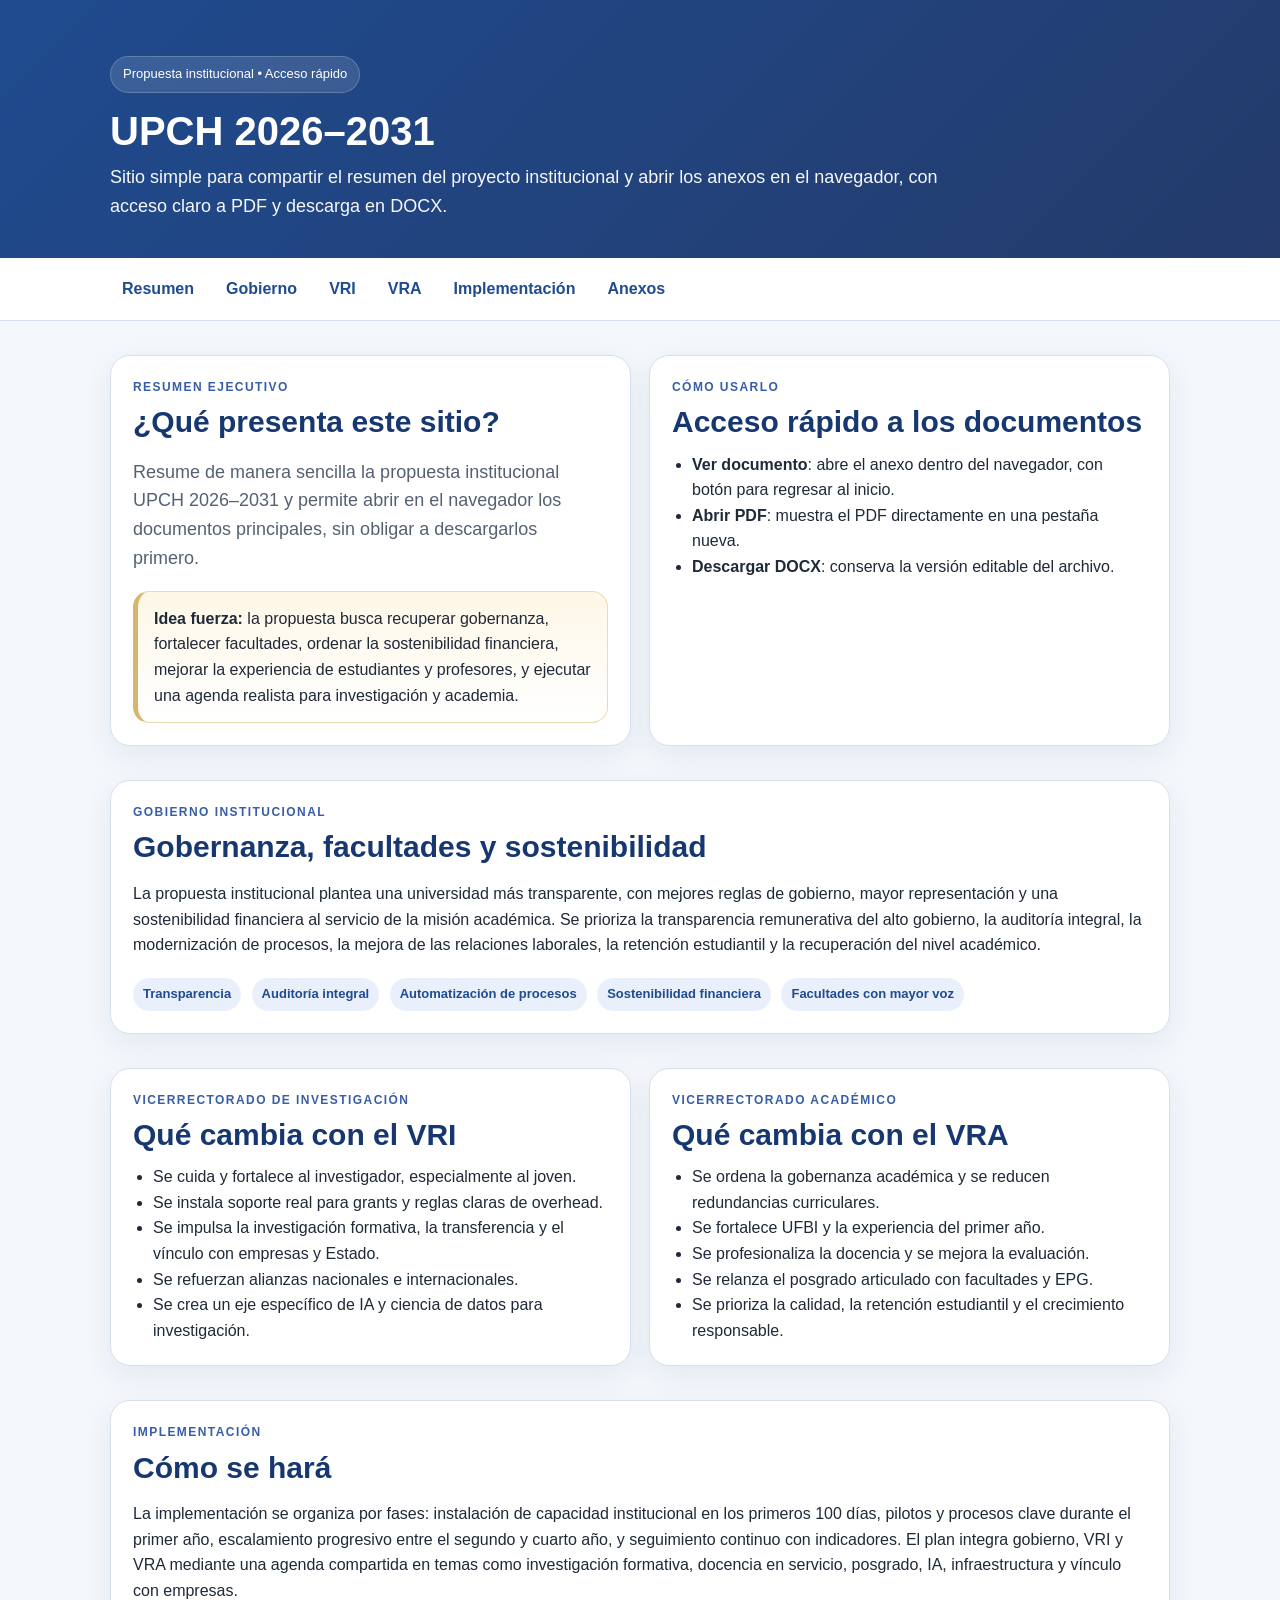
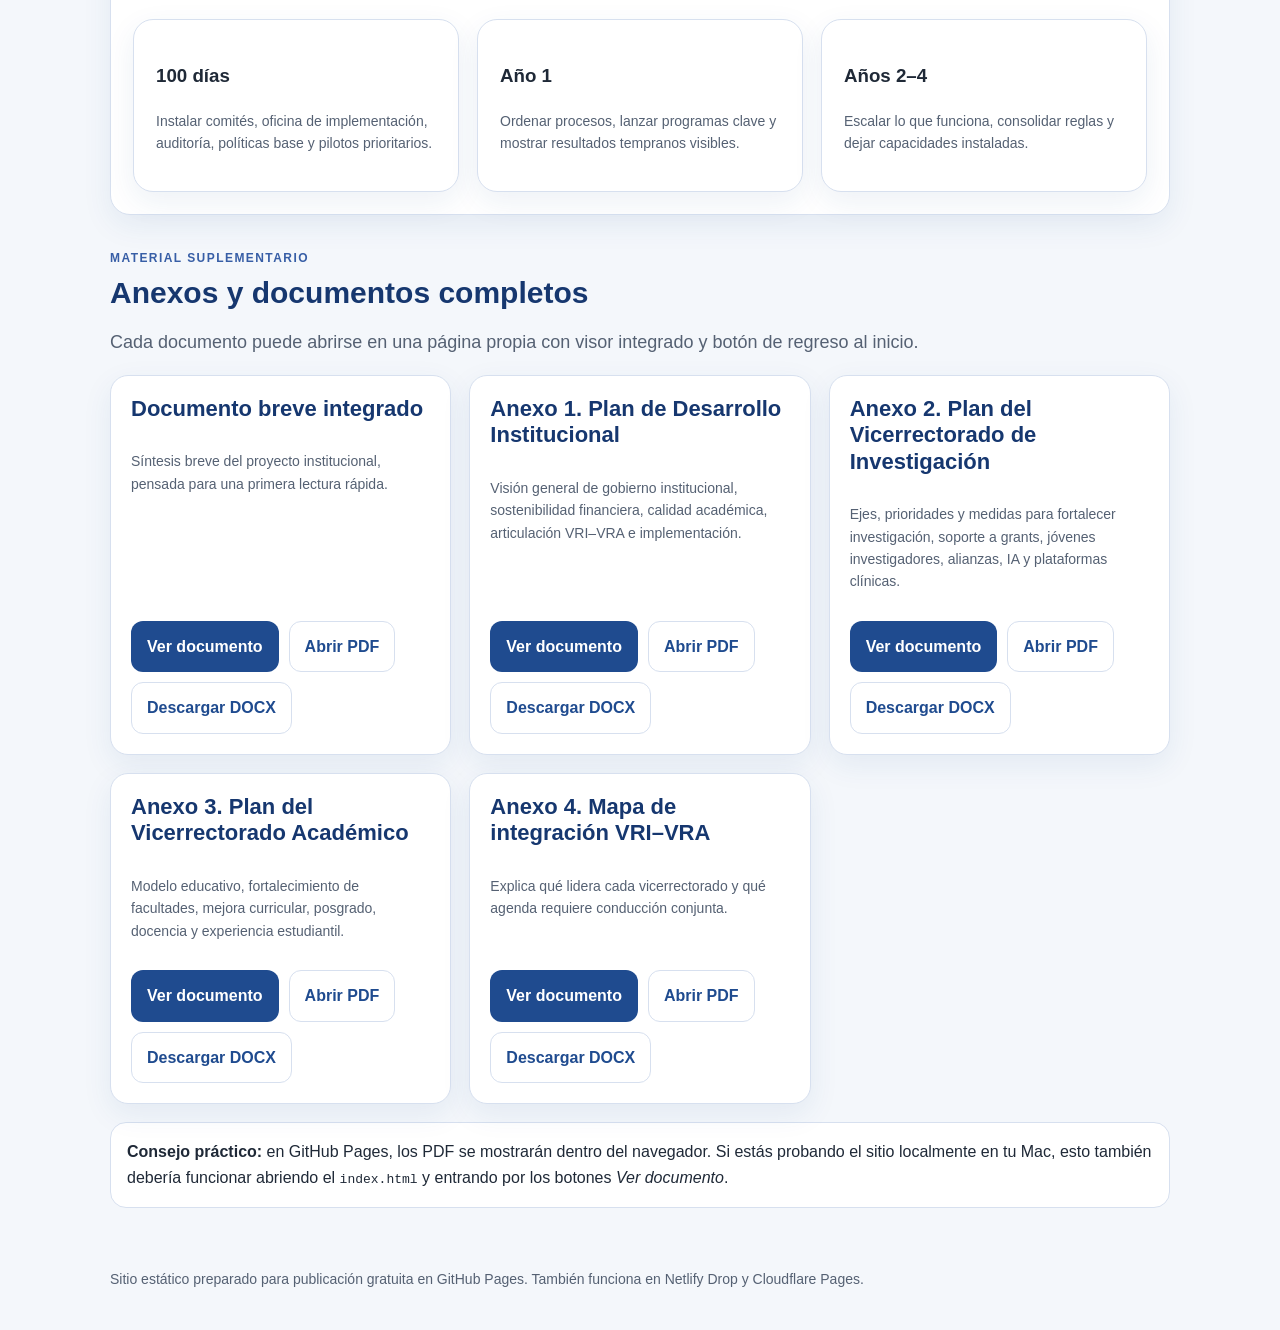
<file: index.html>
<!doctype html>
<html lang="es">
<head>
  <meta charset="utf-8" />
  <meta name="viewport" content="width=device-width, initial-scale=1" />
  <title>Propuesta UPCH 2026–2031</title>
  <meta name="description" content="Resumen integrado de la propuesta institucional UPCH 2026–2031: gobierno, VRI, VRA e implementación." />
  <link rel="stylesheet" href="styles.css" />
</head>
<body>
  <header class="header">
    <div class="wrap">
      <div class="badge">Propuesta institucional • Acceso rápido</div>
      <h1>UPCH 2026–2031</h1>
      <div class="subtitle">Sitio simple para compartir el resumen del proyecto institucional y abrir los anexos en el navegador, con acceso claro a PDF y descarga en DOCX.</div>
    </div>
  </header>

  <nav class="nav">
    <div class="wrap">
      <a href="#resumen">Resumen</a>
      <a href="#gobierno">Gobierno</a>
      <a href="#vri">VRI</a>
      <a href="#vra">VRA</a>
      <a href="#implementacion">Implementación</a>
      <a href="#anexos">Anexos</a>
    </div>
  </nav>

  <main class="wrap">
    <section id="resumen" class="section grid two">
      <div class="card">
        <div class="kicker">Resumen ejecutivo</div>
        <h2>¿Qué presenta este sitio?</h2>
        <p class="lead">Resume de manera sencilla la propuesta institucional UPCH 2026–2031 y permite abrir en el navegador los documentos principales, sin obligar a descargarlos primero.</p>
        <div class="callout"><strong>Idea fuerza:</strong> la propuesta busca recuperar gobernanza, fortalecer facultades, ordenar la sostenibilidad financiera, mejorar la experiencia de estudiantes y profesores, y ejecutar una agenda realista para investigación y academia.</div>
      </div>
      <div class="card">
        <div class="kicker">Cómo usarlo</div>
        <h2>Acceso rápido a los documentos</h2>
        <ul class="list">
          <li><strong>Ver documento</strong>: abre el anexo dentro del navegador, con botón para regresar al inicio.</li>
          <li><strong>Abrir PDF</strong>: muestra el PDF directamente en una pestaña nueva.</li>
          <li><strong>Descargar DOCX</strong>: conserva la versión editable del archivo.</li>
        </ul>
      </div>
    </section>

    <section id="gobierno" class="section card">
      <div class="kicker">Gobierno institucional</div>
      <h2>Gobernanza, facultades y sostenibilidad</h2>
      <p>La propuesta institucional plantea una universidad más transparente, con mejores reglas de gobierno, mayor representación y una sostenibilidad financiera al servicio de la misión académica. Se prioriza la transparencia remunerativa del alto gobierno, la auditoría integral, la modernización de procesos, la mejora de las relaciones laborales, la retención estudiantil y la recuperación del nivel académico.</p>
      <div>
        <span class="pill">Transparencia</span>
        <span class="pill">Auditoría integral</span>
        <span class="pill">Automatización de procesos</span>
        <span class="pill">Sostenibilidad financiera</span>
        <span class="pill">Facultades con mayor voz</span>
      </div>
    </section>

    <section class="section grid cards" id="vri">
      <div class="card">
        <div class="kicker">Vicerrectorado de Investigación</div>
        <h2>Qué cambia con el VRI</h2>
        <ul class="list">
          <li>Se cuida y fortalece al investigador, especialmente al joven.</li>
          <li>Se instala soporte real para grants y reglas claras de overhead.</li>
          <li>Se impulsa la investigación formativa, la transferencia y el vínculo con empresas y Estado.</li>
          <li>Se refuerzan alianzas nacionales e internacionales.</li>
          <li>Se crea un eje específico de IA y ciencia de datos para investigación.</li>
        </ul>
      </div>
      <div class="card" id="vra">
        <div class="kicker">Vicerrectorado Académico</div>
        <h2>Qué cambia con el VRA</h2>
        <ul class="list">
          <li>Se ordena la gobernanza académica y se reducen redundancias curriculares.</li>
          <li>Se fortalece UFBI y la experiencia del primer año.</li>
          <li>Se profesionaliza la docencia y se mejora la evaluación.</li>
          <li>Se relanza el posgrado articulado con facultades y EPG.</li>
          <li>Se prioriza la calidad, la retención estudiantil y el crecimiento responsable.</li>
        </ul>
      </div>
    </section>

    <section id="implementacion" class="section card">
      <div class="kicker">Implementación</div>
      <h2>Cómo se hará</h2>
      <p>La implementación se organiza por fases: instalación de capacidad institucional en los primeros 100 días, pilotos y procesos clave durante el primer año, escalamiento progresivo entre el segundo y cuarto año, y seguimiento continuo con indicadores. El plan integra gobierno, VRI y VRA mediante una agenda compartida en temas como investigación formativa, docencia en servicio, posgrado, IA, infraestructura y vínculo con empresas.</p>
      <div class="grid cards" style="margin-top:16px">
        <div class="card">
          <h3>100 días</h3>
          <p class="small">Instalar comités, oficina de implementación, auditoría, políticas base y pilotos prioritarios.</p>
        </div>
        <div class="card">
          <h3>Año 1</h3>
          <p class="small">Ordenar procesos, lanzar programas clave y mostrar resultados tempranos visibles.</p>
        </div>
        <div class="card">
          <h3>Años 2–4</h3>
          <p class="small">Escalar lo que funciona, consolidar reglas y dejar capacidades instaladas.</p>
        </div>
      </div>
    </section>

    <section id="anexos" class="section">
      <div class="kicker">Material suplementario</div>
      <h2>Anexos y documentos completos</h2>
      <p class="lead">Cada documento puede abrirse en una página propia con visor integrado y botón de regreso al inicio.</p>
      <div class="doc-grid">
        <article class="doc-card">
          <h3>Documento breve integrado</h3>
          <p class="small">Síntesis breve del proyecto institucional, pensada para una primera lectura rápida.</p>
          <div class="doc-actions">
            <a class="btn btn-primary" href="anexos/resumen-integrado.html">Ver documento</a>
            <a class="btn btn-secondary" href="docs/resumen-integrado.pdf" target="_blank">Abrir PDF</a>
            <a class="btn btn-secondary" href="docs/resumen-integrado.docx" download>Descargar DOCX</a>
          </div>
        </article>
        <article class="doc-card">
          <h3>Anexo 1. Plan de Desarrollo Institucional</h3>
          <p class="small">Visión general de gobierno institucional, sostenibilidad financiera, calidad académica, articulación VRI–VRA e implementación.</p>
          <div class="doc-actions">
            <a class="btn btn-primary" href="anexos/anexo-1-pdi.html">Ver documento</a>
            <a class="btn btn-secondary" href="docs/anexo-1-pdi.pdf" target="_blank">Abrir PDF</a>
            <a class="btn btn-secondary" href="docs/anexo-1-pdi.docx" download>Descargar DOCX</a>
          </div>
        </article>
        <article class="doc-card">
          <h3>Anexo 2. Plan del Vicerrectorado de Investigación</h3>
          <p class="small">Ejes, prioridades y medidas para fortalecer investigación, soporte a grants, jóvenes investigadores, alianzas, IA y plataformas clínicas.</p>
          <div class="doc-actions">
            <a class="btn btn-primary" href="anexos/anexo-2-vri.html">Ver documento</a>
            <a class="btn btn-secondary" href="docs/anexo-2-vri.pdf" target="_blank">Abrir PDF</a>
            <a class="btn btn-secondary" href="docs/anexo-2-vri.docx" download>Descargar DOCX</a>
          </div>
        </article>
        <article class="doc-card">
          <h3>Anexo 3. Plan del Vicerrectorado Académico</h3>
          <p class="small">Modelo educativo, fortalecimiento de facultades, mejora curricular, posgrado, docencia y experiencia estudiantil.</p>
          <div class="doc-actions">
            <a class="btn btn-primary" href="anexos/anexo-3-vra.html">Ver documento</a>
            <a class="btn btn-secondary" href="docs/anexo-3-vra.pdf" target="_blank">Abrir PDF</a>
            <a class="btn btn-secondary" href="docs/anexo-3-vra.docx" download>Descargar DOCX</a>
          </div>
        </article>
        <article class="doc-card">
          <h3>Anexo 4. Mapa de integración VRI–VRA</h3>
          <p class="small">Explica qué lidera cada vicerrectorado y qué agenda requiere conducción conjunta.</p>
          <div class="doc-actions">
            <a class="btn btn-primary" href="anexos/anexo-4-mapa-integracion.html">Ver documento</a>
            <a class="btn btn-secondary" href="docs/anexo-4-mapa-integracion.pdf" target="_blank">Abrir PDF</a>
            <a class="btn btn-secondary" href="docs/anexo-4-mapa-integracion.docx" download>Descargar DOCX</a>
          </div>
        </article>
      </div>
      <div class="notice" style="margin-top:18px;">
        <strong>Consejo práctico:</strong> en GitHub Pages, los PDF se mostrarán dentro del navegador. Si estás probando el sitio localmente en tu Mac, esto también debería funcionar abriendo el <code>index.html</code> y entrando por los botones <em>Ver documento</em>.
      </div>
    </section>
  </main>

  <footer class="footer wrap">
    Sitio estático preparado para publicación gratuita en GitHub Pages. También funciona en Netlify Drop y Cloudflare Pages.
  </footer>
</body>
</html>
</file>
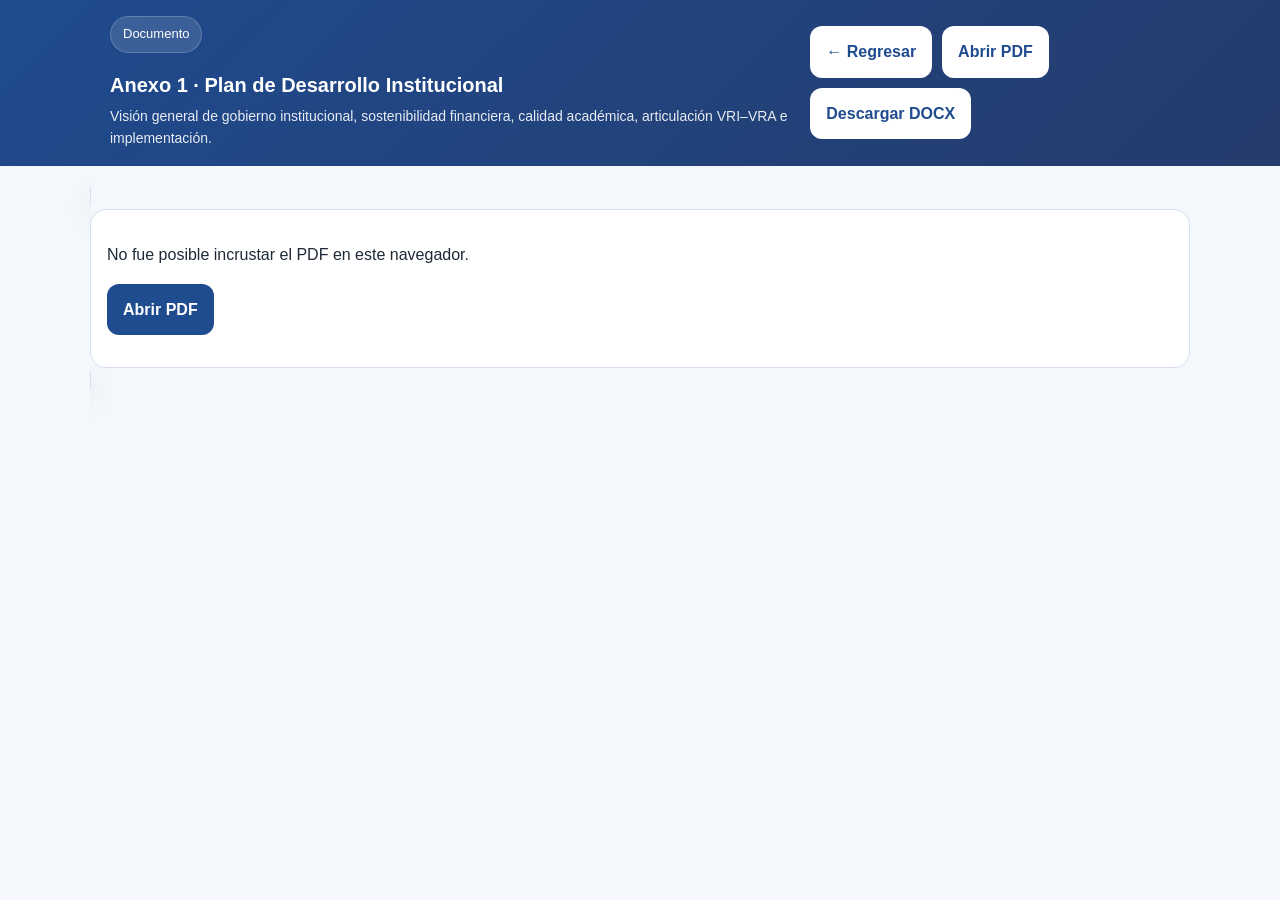
<file: anexos/anexo-1-pdi.html>
<!doctype html>
<html lang="es">
<head>
  <meta charset="utf-8" />
  <meta name="viewport" content="width=device-width, initial-scale=1" />
  <title>Anexo 1 · Plan de Desarrollo Institucional</title>
  <link rel="stylesheet" href="../styles.css" />
</head>
<body>
  <header class="viewer-header">
    <div class="wrap viewer-top">
      <div>
        <div class="badge">Documento</div>
        <h1 class="viewer-title">Anexo 1 · Plan de Desarrollo Institucional</h1>
        <div class="viewer-sub">Visión general de gobierno institucional, sostenibilidad financiera, calidad académica, articulación VRI–VRA e implementación.</div>
      </div>
      <div class="viewer-actions">
        <a class="btn btn-light" href="../index.html">← Regresar</a>
        <a class="btn btn-light" href="../docs/anexo-1-pdi.pdf" target="_blank">Abrir PDF</a>
        <a class="btn btn-light" href="../docs/anexo-1-pdi.docx" download>Descargar DOCX</a>
      </div>
    </div>
  </header>
  <main class="wrap viewer-wrap">
    <object class="pdf-frame" data="../docs/anexo-1-pdi.pdf#view=FitH" type="application/pdf">
      <div class="notice">
        <p>No fue posible incrustar el PDF en este navegador.</p>
        <p><a class="btn btn-primary" href="../docs/anexo-1-pdi.pdf" target="_blank">Abrir PDF</a></p>
      </div>
    </object>
  </main>
</body>
</html>
</file>
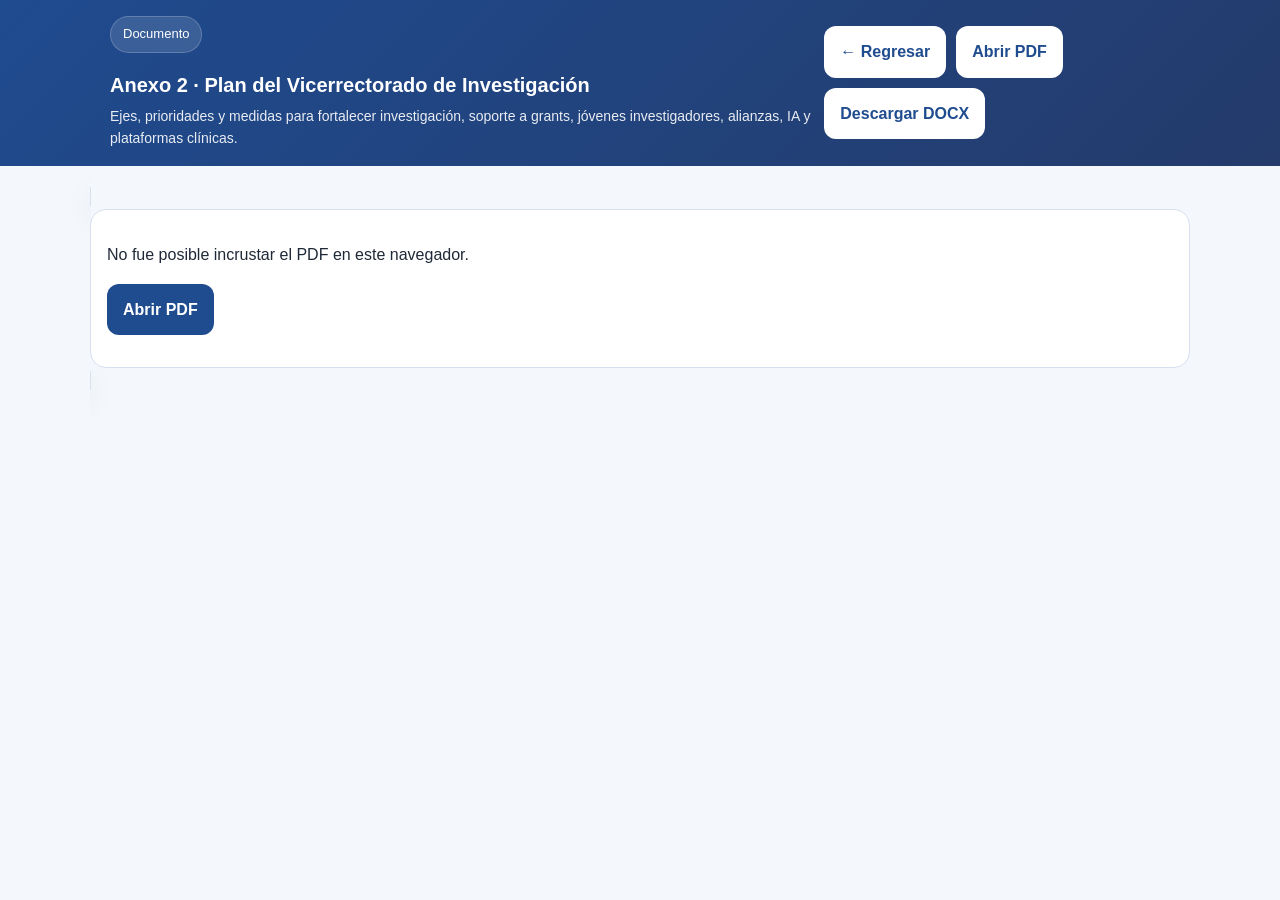
<file: anexos/anexo-2-vri.html>
<!doctype html>
<html lang="es">
<head>
  <meta charset="utf-8" />
  <meta name="viewport" content="width=device-width, initial-scale=1" />
  <title>Anexo 2 · Plan del Vicerrectorado de Investigación</title>
  <link rel="stylesheet" href="../styles.css" />
</head>
<body>
  <header class="viewer-header">
    <div class="wrap viewer-top">
      <div>
        <div class="badge">Documento</div>
        <h1 class="viewer-title">Anexo 2 · Plan del Vicerrectorado de Investigación</h1>
        <div class="viewer-sub">Ejes, prioridades y medidas para fortalecer investigación, soporte a grants, jóvenes investigadores, alianzas, IA y plataformas clínicas.</div>
      </div>
      <div class="viewer-actions">
        <a class="btn btn-light" href="../index.html">← Regresar</a>
        <a class="btn btn-light" href="../docs/anexo-2-vri.pdf" target="_blank">Abrir PDF</a>
        <a class="btn btn-light" href="../docs/anexo-2-vri.docx" download>Descargar DOCX</a>
      </div>
    </div>
  </header>
  <main class="wrap viewer-wrap">
    <object class="pdf-frame" data="../docs/anexo-2-vri.pdf#view=FitH" type="application/pdf">
      <div class="notice">
        <p>No fue posible incrustar el PDF en este navegador.</p>
        <p><a class="btn btn-primary" href="../docs/anexo-2-vri.pdf" target="_blank">Abrir PDF</a></p>
      </div>
    </object>
  </main>
</body>
</html>
</file>
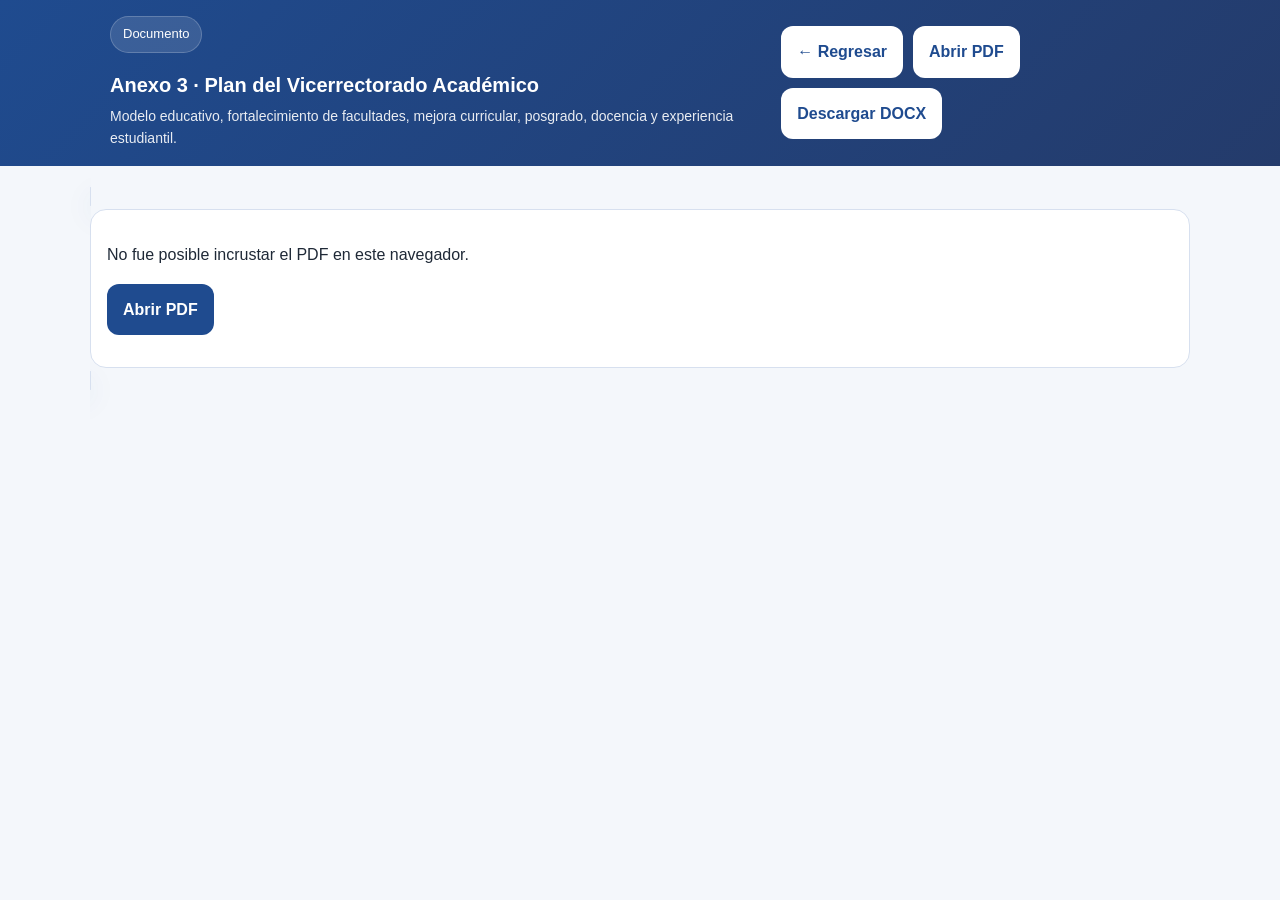
<file: anexos/anexo-3-vra.html>
<!doctype html>
<html lang="es">
<head>
  <meta charset="utf-8" />
  <meta name="viewport" content="width=device-width, initial-scale=1" />
  <title>Anexo 3 · Plan del Vicerrectorado Académico</title>
  <link rel="stylesheet" href="../styles.css" />
</head>
<body>
  <header class="viewer-header">
    <div class="wrap viewer-top">
      <div>
        <div class="badge">Documento</div>
        <h1 class="viewer-title">Anexo 3 · Plan del Vicerrectorado Académico</h1>
        <div class="viewer-sub">Modelo educativo, fortalecimiento de facultades, mejora curricular, posgrado, docencia y experiencia estudiantil.</div>
      </div>
      <div class="viewer-actions">
        <a class="btn btn-light" href="../index.html">← Regresar</a>
        <a class="btn btn-light" href="../docs/anexo-3-vra.pdf" target="_blank">Abrir PDF</a>
        <a class="btn btn-light" href="../docs/anexo-3-vra.docx" download>Descargar DOCX</a>
      </div>
    </div>
  </header>
  <main class="wrap viewer-wrap">
    <object class="pdf-frame" data="../docs/anexo-3-vra.pdf#view=FitH" type="application/pdf">
      <div class="notice">
        <p>No fue posible incrustar el PDF en este navegador.</p>
        <p><a class="btn btn-primary" href="../docs/anexo-3-vra.pdf" target="_blank">Abrir PDF</a></p>
      </div>
    </object>
  </main>
</body>
</html>
</file>
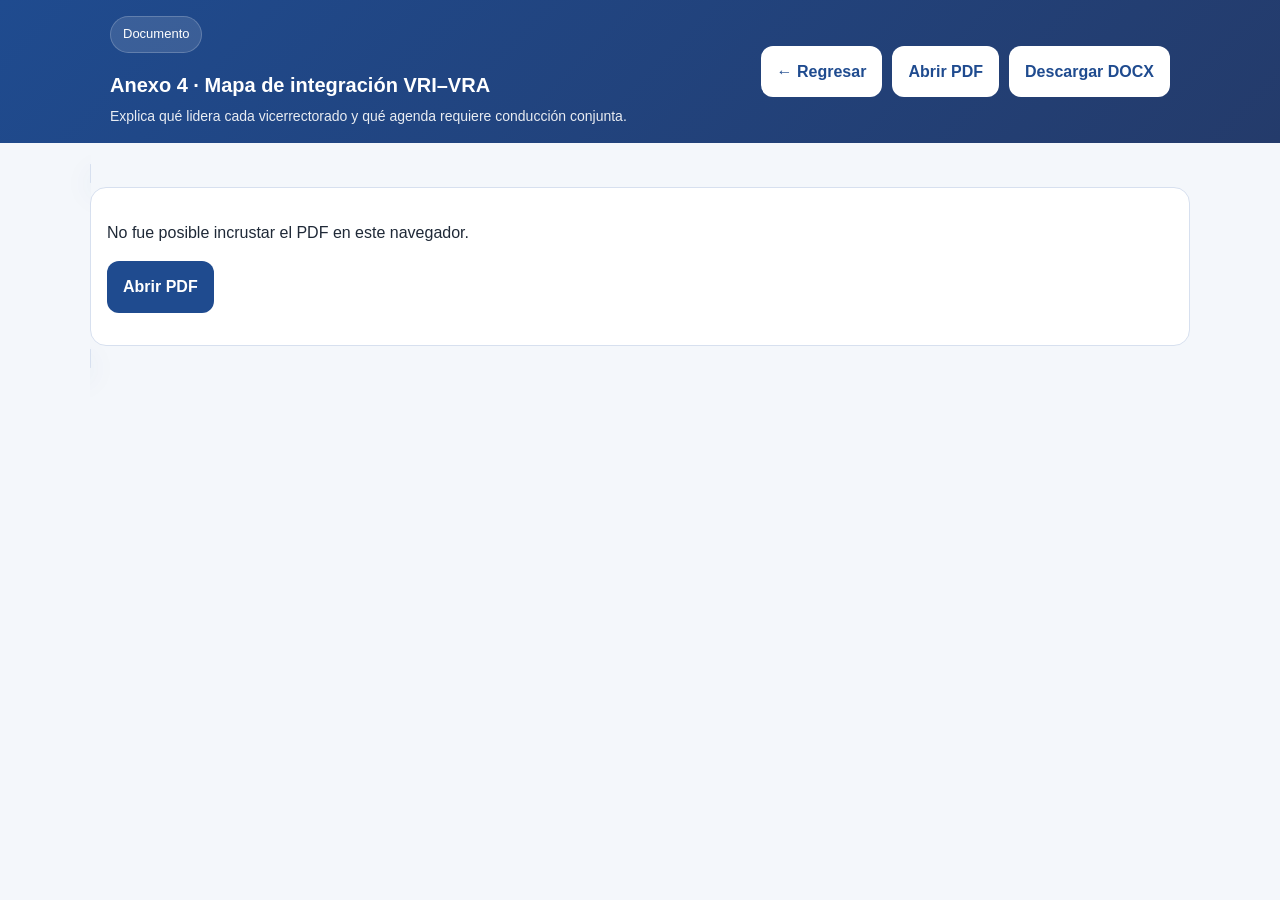
<file: anexos/anexo-4-mapa-integracion.html>
<!doctype html>
<html lang="es">
<head>
  <meta charset="utf-8" />
  <meta name="viewport" content="width=device-width, initial-scale=1" />
  <title>Anexo 4 · Mapa de integración VRI–VRA</title>
  <link rel="stylesheet" href="../styles.css" />
</head>
<body>
  <header class="viewer-header">
    <div class="wrap viewer-top">
      <div>
        <div class="badge">Documento</div>
        <h1 class="viewer-title">Anexo 4 · Mapa de integración VRI–VRA</h1>
        <div class="viewer-sub">Explica qué lidera cada vicerrectorado y qué agenda requiere conducción conjunta.</div>
      </div>
      <div class="viewer-actions">
        <a class="btn btn-light" href="../index.html">← Regresar</a>
        <a class="btn btn-light" href="../docs/anexo-4-mapa-integracion.pdf" target="_blank">Abrir PDF</a>
        <a class="btn btn-light" href="../docs/anexo-4-mapa-integracion.docx" download>Descargar DOCX</a>
      </div>
    </div>
  </header>
  <main class="wrap viewer-wrap">
    <object class="pdf-frame" data="../docs/anexo-4-mapa-integracion.pdf#view=FitH" type="application/pdf">
      <div class="notice">
        <p>No fue posible incrustar el PDF en este navegador.</p>
        <p><a class="btn btn-primary" href="../docs/anexo-4-mapa-integracion.pdf" target="_blank">Abrir PDF</a></p>
      </div>
    </object>
  </main>
</body>
</html>
</file>
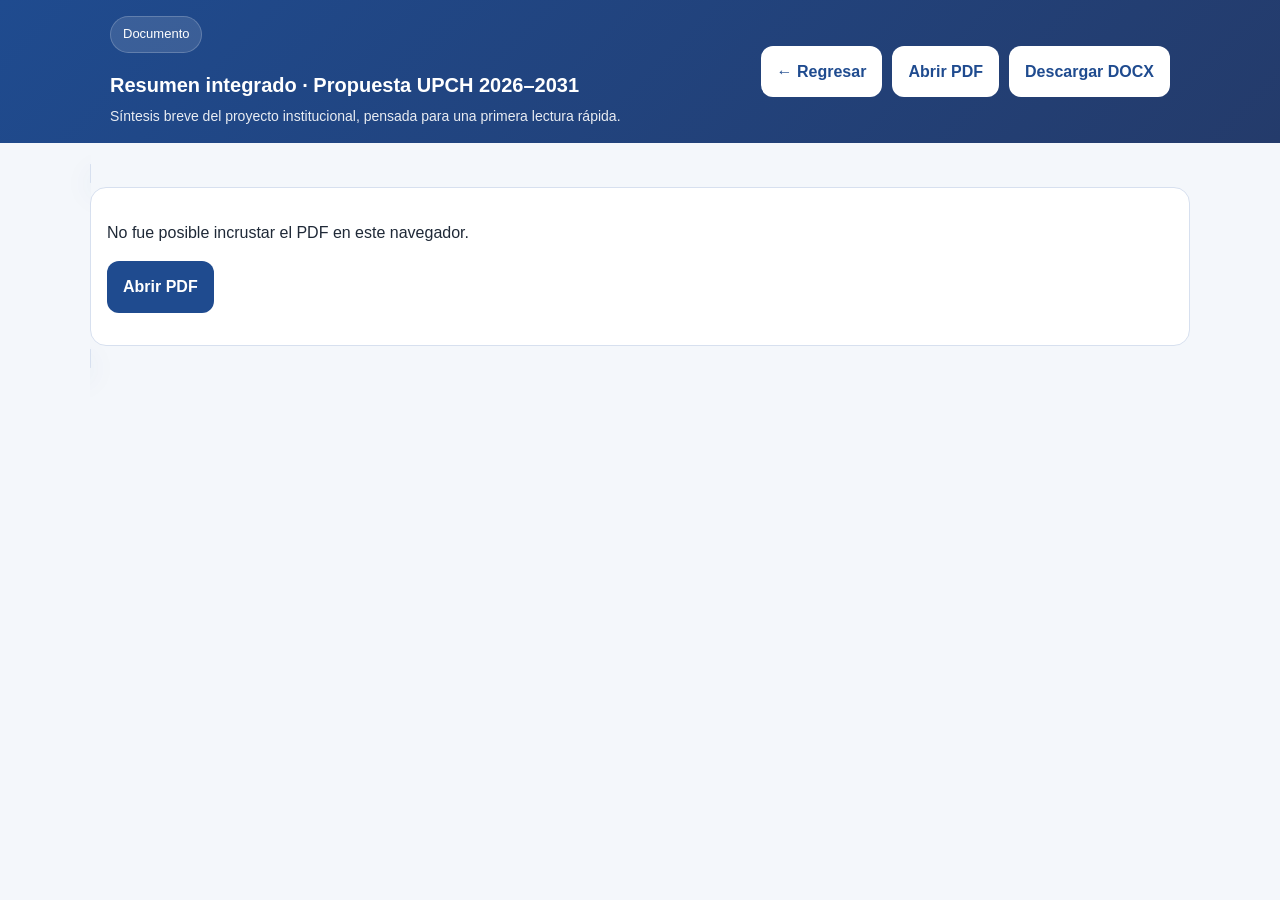
<file: anexos/resumen-integrado.html>
<!doctype html>
<html lang="es">
<head>
  <meta charset="utf-8" />
  <meta name="viewport" content="width=device-width, initial-scale=1" />
  <title>Resumen integrado · Propuesta UPCH 2026–2031</title>
  <link rel="stylesheet" href="../styles.css" />
</head>
<body>
  <header class="viewer-header">
    <div class="wrap viewer-top">
      <div>
        <div class="badge">Documento</div>
        <h1 class="viewer-title">Resumen integrado · Propuesta UPCH 2026–2031</h1>
        <div class="viewer-sub">Síntesis breve del proyecto institucional, pensada para una primera lectura rápida.</div>
      </div>
      <div class="viewer-actions">
        <a class="btn btn-light" href="../index.html">← Regresar</a>
        <a class="btn btn-light" href="../docs/resumen-integrado.pdf" target="_blank">Abrir PDF</a>
        <a class="btn btn-light" href="../docs/resumen-integrado.docx" download>Descargar DOCX</a>
      </div>
    </div>
  </header>
  <main class="wrap viewer-wrap">
    <object class="pdf-frame" data="../docs/resumen-integrado.pdf#view=FitH" type="application/pdf">
      <div class="notice">
        <p>No fue posible incrustar el PDF en este navegador.</p>
        <p><a class="btn btn-primary" href="../docs/resumen-integrado.pdf" target="_blank">Abrir PDF</a></p>
      </div>
    </object>
  </main>
</body>
</html>
</file>
<file: styles.css>
:root {
  --bg: #f4f7fb;
  --text: #1f2937;
  --muted: #556173;
  --blue: #1f4b8f;
  --blue-2: #375ea6;
  --blue-3: #eaf0fb;
  --gold: #d7b56d;
  --card: #ffffff;
  --border: #d7e0ef;
  --shadow: 0 10px 30px rgba(31,75,143,.08);
}
* { box-sizing: border-box; }
html { scroll-behavior: smooth; }
body { margin:0; font-family: -apple-system, BlinkMacSystemFont, "Segoe UI", Roboto, Helvetica, Arial, sans-serif; background: var(--bg); color: var(--text); line-height: 1.6; }
a { color: inherit; }
.wrap { max-width: 1100px; margin: 0 auto; padding: 0 20px; }
.header { background: linear-gradient(135deg, var(--blue), #243b6b); color: white; padding: 56px 0 38px; }
.badge { display:inline-block; background: rgba(255,255,255,.12); border: 1px solid rgba(255,255,255,.2); color: #fff; padding: 7px 12px; border-radius: 999px; font-size: 13px; margin-bottom: 16px; }
.header h1 { margin: 0 0 10px; font-size: 40px; line-height: 1.1; }
.subtitle { max-width: 850px; opacity: .96; font-size: 18px; }
.nav { position: sticky; top: 0; z-index: 50; background: rgba(255,255,255,.95); backdrop-filter: blur(10px); border-bottom: 1px solid var(--border); }
.nav .wrap { display:flex; gap: 8px; overflow:auto; padding-top: 10px; padding-bottom: 10px; }
.nav a { white-space: nowrap; text-decoration:none; padding: 8px 12px; border-radius: 999px; font-weight: 600; color: var(--blue); }
.nav a:hover { background: var(--blue-3); }
.section { padding: 34px 0; }
.section h2 { margin: 0 0 12px; font-size: 30px; line-height: 1.15; color: #16376f; }
.lead { font-size: 18px; color: var(--muted); }
.grid { display:grid; gap: 18px; }
.two { grid-template-columns: repeat(2, minmax(0, 1fr)); }
.cards { grid-template-columns: repeat(auto-fit, minmax(250px, 1fr)); }
.card { background: var(--card); border: 1px solid var(--border); border-radius: 20px; padding: 22px; box-shadow: var(--shadow); }
.kicker { color: var(--blue-2); font-size: 12px; font-weight: 800; letter-spacing: .12em; text-transform: uppercase; margin-bottom: 8px; }
.callout { margin-top: 16px; background: linear-gradient(180deg,#fef7e7,#fff); border: 1px solid #eadcb1; border-left: 5px solid var(--gold); border-radius: 16px; padding: 14px 16px; }
.list { margin: 0; padding-left: 20px; }
.pill { display:inline-block; background: var(--blue-3); color: var(--blue); padding: 6px 10px; border-radius: 999px; font-size: 13px; margin: 4px 6px 0 0; font-weight: 600; }
.small { color: var(--muted); font-size: 14px; }
.doc-grid { display:grid; gap: 18px; grid-template-columns: repeat(auto-fit, minmax(300px, 1fr)); }
.doc-card { background: var(--card); border:1px solid var(--border); border-radius: 18px; padding:20px; box-shadow: var(--shadow); display:flex; flex-direction:column; gap:14px; }
.doc-card h3 { margin:0; color:#16376f; font-size: 22px; line-height:1.2; }
.doc-actions { display:flex; gap:10px; flex-wrap:wrap; margin-top:auto; }
.btn { display:inline-flex; align-items:center; justify-content:center; gap:8px; text-decoration:none; border-radius: 12px; padding: 12px 15px; font-weight: 700; border: 1px solid transparent; }
.btn-primary { background: var(--blue); color:#fff; }
.btn-primary:hover { background:#16376f; }
.btn-secondary { background:#fff; color:var(--blue); border-color: var(--border); }
.btn-secondary:hover { background: var(--blue-3); }
.viewer-header { background: linear-gradient(135deg, var(--blue), #243b6b); color:#fff; padding:16px 0; }
.viewer-top { display:flex; align-items:center; justify-content:space-between; gap:12px; }
.viewer-title { font-size: 20px; font-weight: 800; margin:0; }
.viewer-sub { opacity:.9; font-size:14px; margin-top:4px; }
.viewer-actions { display:flex; gap:10px; flex-wrap:wrap; }
.btn-light { background:#fff; color: var(--blue); }
.viewer-wrap { padding: 18px 0 28px; }
.pdf-frame { width:100%; height: calc(100vh - 130px); min-height: 720px; background:#fff; border: 1px solid var(--border); border-radius: 18px; box-shadow: var(--shadow); }
.footer { padding: 26px 20px 40px; color: var(--muted); font-size: 14px; }
.notice { background:#fff; border:1px solid var(--border); border-radius: 16px; padding: 16px; }
@media (max-width: 820px){
  .two { grid-template-columns: 1fr; }
  .header h1 { font-size: 32px; }
  .viewer-top { flex-direction: column; align-items:flex-start; }
  .pdf-frame { min-height: 560px; }
}
</file>
